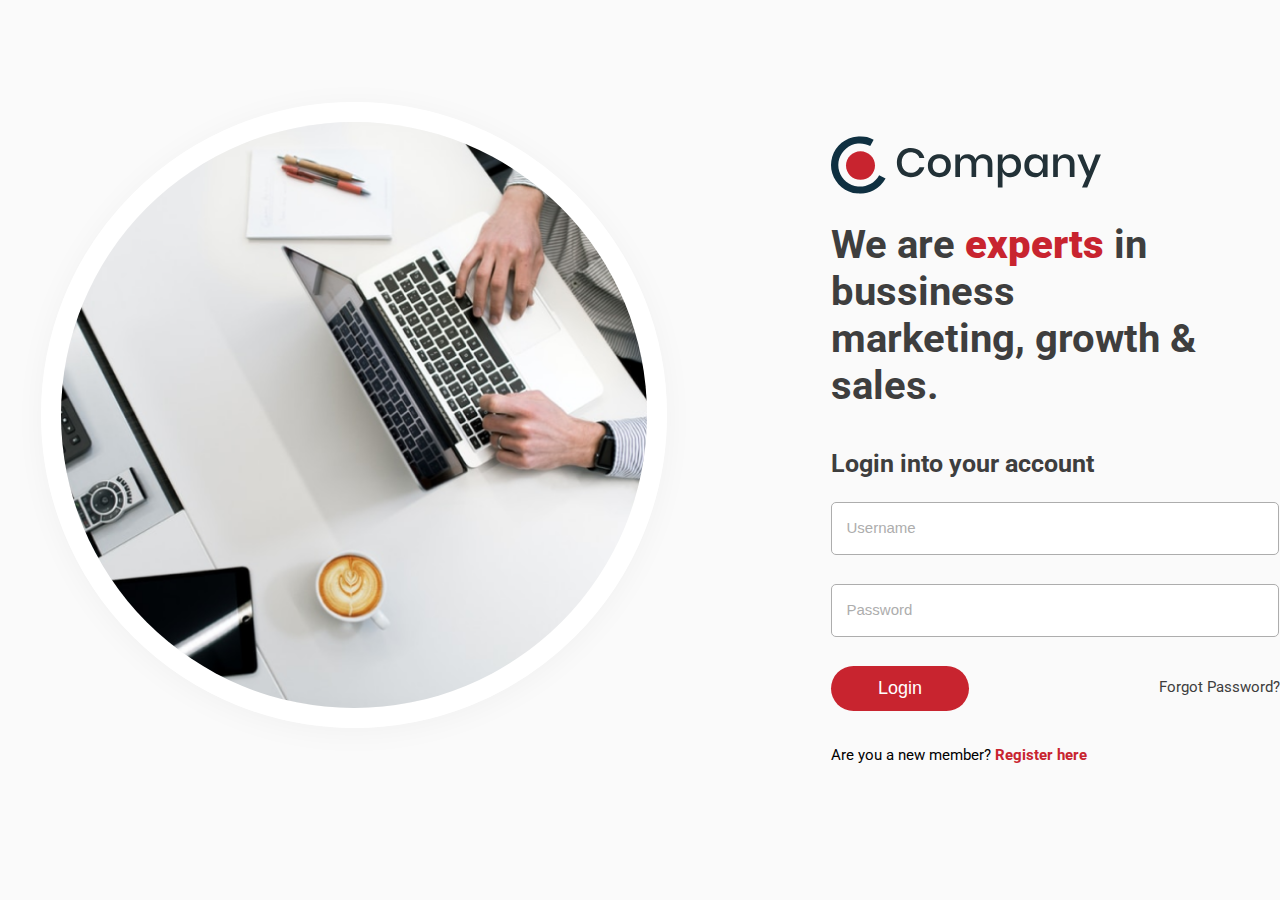
<file: index.html>
<!DOCTYPE html>
<html lang="en">
<head>
    <meta charset="UTF-8">
    <meta name="viewport" content="width=device-width, initial-scale=1.0">
    
    <link rel="stylesheet" href="/css/styles.css">
    <link rel="preconnect" href="https://fonts.googleapis.com">
    <link rel="preconnect" href="https://fonts.gstatic.com" crossorigin>
    <link href="https://fonts.googleapis.com/css2?family=Roboto:wght@300&display=swap" rel="stylesheet">



    
    <title>HTML Assignment</title>
</head>
<body>
    <div class="main">
        <div class="hero-image">
            <img class="hero" src="/images/hero-image.png" alt="Image hasn't load" height="586px" width="586px">
        </div>
        <div class="login-form">
            <div>
                <img src="/images/header-logo.svg" alt="" class="company-logo" height="58px" width="272px">
            </div>
            <div class="text">
                <p>We are <span>experts</span> in bussiness marketing, growth & sales.</p>
            </div>
            <div class="form">
                <div class="form-text">
                    Login into your account
                </div>
                <div>
                    <input type="text" placeholder="Username" class="username-box">
                </div>
                <div>
                    <input type="password" placeholder="Password" class="password-box">
                </div>
                <div class="container">
                    <div>
                        <input type="button" value="Login" class="login-btn">
                    </div>
                    <div class="forgot-pass-div">
                        <a href="#" class="forgot-pass">Forgot Password?</a>
                    </div>
                </div>
                <div class="new-member">
                    <p>Are you a new member? <a href="#" class="register-link">Register here</a></p>
                </div>
                
            </div>
        </div>
    </div>
</body>
</html>
</file>
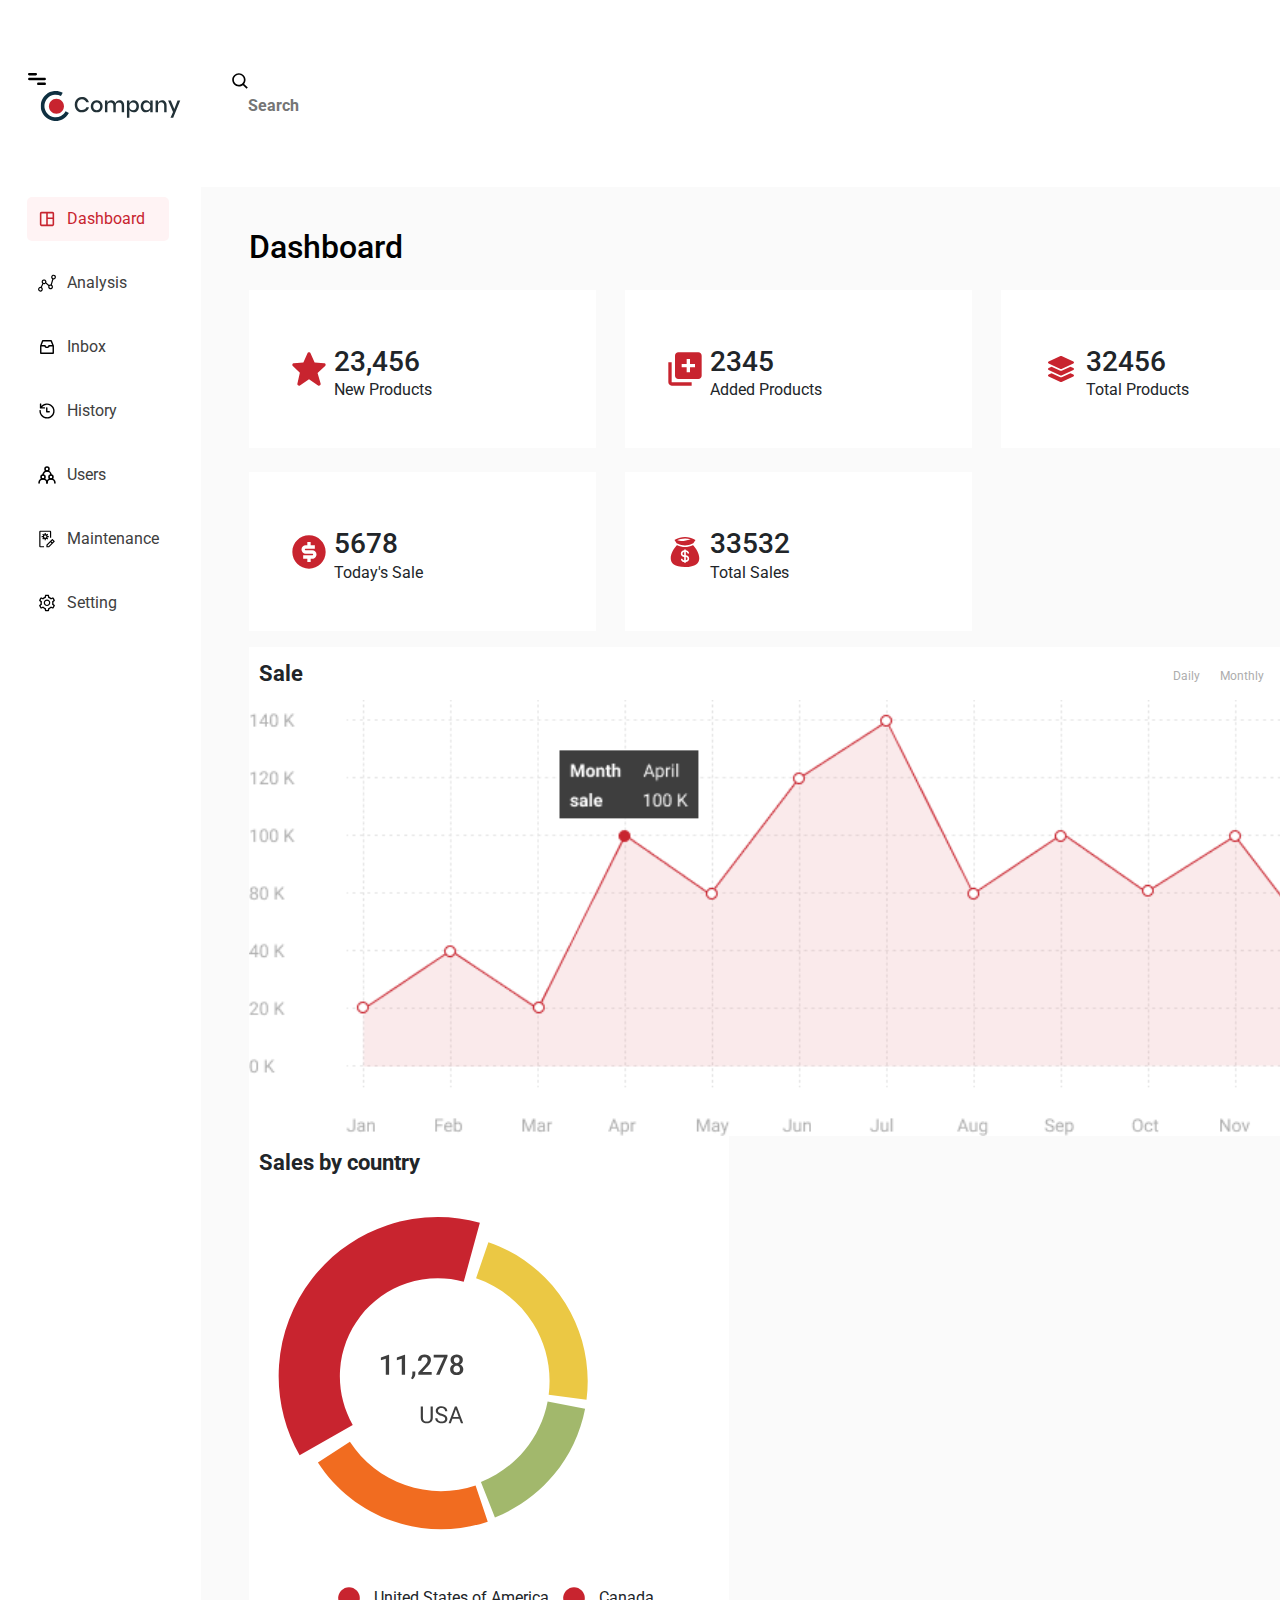
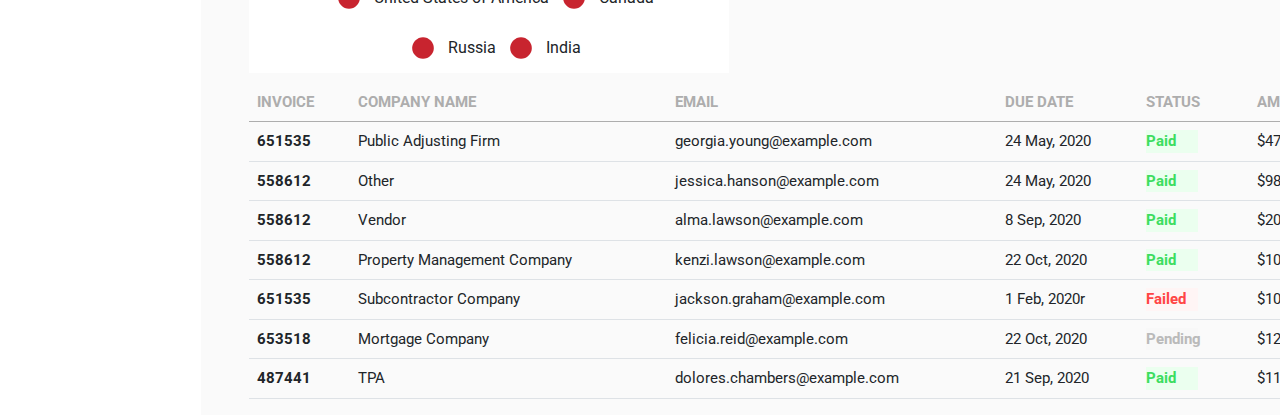
<file: dashboard.html>
<!DOCTYPE html>
<html lang="en">
<head>
    <meta charset="UTF-8">
    <meta http-equiv="X-UA-Compatible" content="IE=edge">
    <meta name="viewport" content="width=ll;, initial-scale=1.0">
    <link rel="stylesheet" href="/css/bootstrap.min.css">
    <link rel="stylesheet" href="/css/styles_dashboard.css">
    <link rel="preconnect" href="https://fonts.googleapis.com">
    <link rel="preconnect" href="https://fonts.gstatic.com" crossorigin>
    <link href="https://fonts.googleapis.com/css2?family=Roboto:wght@300&display=swap" rel="stylesheet">
    <title>Dashboard</title>
</head>
<body>
    <div>
    <nav id="navbar">
        <div class="navbar-logos">
            
            <img src="/images/menu-bar.svg" alt="" class="menu-img">
            <img src="/images/logo.svg" alt="" height="30px" width="142px" class="company-logo">
        </div>
        <div class="search-bar">
            <img src="/images/search-icon.svg" alt="" height="20px">
            <input type="text" name="" id="" placeholder="Search">
        </div>
        <div class="profile">
            <img src="/images/notification-icon.svg" alt="" height="25px">
            <img src="/images/profile.png" alt="" height="40px" class="profile-img">
            <span>John Doe</span>
            <img src="/images/downward-arrow.svg" alt="" class="down-arrow">
        </div>
    </nav>
    <!-- navbar completed -->

    <!-- Bottom part of page started -->

    <div class="sidebar-content-div">
    <!-- Creating sidebar -->
    <section id="sidebar">

        <ul class="sidebar-menu">
            <li>
                <a href="#" class="active">
                    <img src="/images/dashboard-active.svg" alt="" height="20px" width="20px">
                    <span>Dashboard</span>
                </a>
            </li>
            <li>
                <a href="#">
                    <img src="/images/graph-default.svg" alt="" height="20px" width="20px">
                    <span>Analysis</span>
                </a>
            </li>
            <li>
                <a href="#">
                    <img src="/images/inbox-default.svg" alt="" height="20px" width="20px">
                    <span>Inbox</span>
                </a>
            </li>
            <li>
                <a href="#">
                    <img src="/images/clock-default.svg" alt="" height="20px" width="20px">
                    <span>History</span>
                </a>
            </li>
            <li>
                <a href="#">
                    <img src="/images/user-default.svg" alt="" height="20px" width="20px">
                    <span>Users</span>
                </a>
            </li>
            <li>
                <a href="#">
                    <img src="/images/maintenance-default.svg" alt="" height="20px" width="20px">
                    <span>Maintenance</span>
                </a>
            </li>
            <li>
                <a href="#">
                    <img src="/images/setting-default.svg" alt="" height="20px" width="20px">
                    <span>Setting</span>
                </a>
            </li>
        </ul>
    </section>
    <!-- Sidebar completed -->

    <!-- Content page started -->
    <div class="page-content">
        <h2>Dashboard</h2>
           
          <div class="content-div">
          <ul class="content-box">
            <li>
                <img src="/images/star.svg" alt="" height="40px">
                <span class="content-box-text">
                    <h3>23,456</h3>
                    <p>New Products</p>
                </span>
            </li>
            <li>
                <img src="/images/new-product.svg" alt="">
                <span class="content-box-text">
                    <h3>2345</h3>
                    <p>Added Products</p>
                </span>
            </li>
            <li>
                <img src="/images/total-product.svg" alt="" height="40px">
                <span class="content-box-text">
                    <h3>32456</h3>
                    <p>Total Products</p>
                </span>
            </li>
            <li>
                <img src="/images/dollar-filled.svg" alt="">
                <span class="content-box-text">
                    <h3>5678</h3>
                    <p> Today's Sale</p>
                </span>
            </li>
            <li>
                <img src="/images/money-bag.svg" alt="">
                <span class="content-box-text">
                    <h3>33532</h3>
                    <p>Total Sales</p>
                </span>
            </li>
          </ul>

          
            <div class="wrapper">
                <div class="box-a">
                    <div class="graph-discription">
                        <div class="header"><b>Sale</b></div>
                        <div class="time-filters">
                            <div class="time-filters">Daily</div>
                            <div class="time-filters">Monthly</div>
                            <div class="time-filters active">Yearly</div>
                        </div>
                    </div>
                    <div class="graph-img">
                    <img src="/images/data-graph.png" alt="" width="100%"></div></div>

                <div class="box-b">
                    <div class="header1"><b>Sales by country</b></div>
                    <div class="pie-img">
                        <img src="/images/pie-chart.svg" alt="" width="80%"></div>

                        <div class="pie-discription">
                        <div class="pie-discription1">
                            <div>
                                <img src="/images/radio-checked-icon.svg" alt="" height="50px">
                                <span>United States of America</span>
                            </div>
                            <div>
                                <img src="/images/radio-checked-icon.svg" alt="" height="50px">
                                <span>Canada</span>
                            </div>
                        </div>
                        <div class="pie-discription2">
                            <div>
                                <img src="/images/radio-checked-icon.svg" alt="" height="50px">
                                <span>Russia</span>
                            </div>
                            <div>
                                <img src="/images/radio-checked-icon.svg" alt="" height="50px">
                                <span>India</span>
                            </div>
                        </div>
                    </div>
            </div>
        
        </div>
    </div>
    <div class="table">
        <table class="table">
            <thead>
              <tr class="col-heading">
                <th scope="col">INVOICE</th>
                <th scope="col">COMPANY NAME</th>
                <th scope="col">EMAIL</th>
                <th scope="col">DUE DATE</th>
                <th scope="col">STATUS</th>
                <th scope="col">AMOUNT</th>
              </tr>
            </thead>
            <tbody>
              <tr>
                <th scope="row">651535</th>
                <td>Public Adjusting Firm</td>
                <td>georgia.young@example.com</td>
                <td>24 May, 2020</td>
                <td ><div class="status-pos">Paid</div></td>
                <td>$47,800</td>
              </tr>
              <tr>
                <th scope="row">558612</th>
                <td>Other</td>
                <td>jessica.hanson@example.com</td>
                <td>24 May, 2020</td>
                
                    <td ><div class="status-pos">Paid</div></td>
                    
                <td>$98,000</td>
              </tr>
              <tr>
                <th scope="row">558612</th>
                <td>Vendor</td>
                <td>alma.lawson@example.com</td>
                <td>8 Sep, 2020</td>
                <td ><div class="status-pos">Paid</div></td>
                <td>$20,900</td>
              </tr>
              <tr>
                <th scope="row">558612</th>
                <td>Property Management Company</td>
                <td>kenzi.lawson@example.com</td>
                <td>22 Oct, 2020</td>
                <td ><div class="status-pos">Paid</div></td>
                <td>$10,570</td>
              </tr>
              <tr>
                <th scope="row">651535</th>
                <td>Subcontractor Company</td>
                <td>jackson.graham@example.com</td>
                <td>1 Feb, 2020r</td>
                
                <td ><div class="status-fal">Failed</div></td>
            
                <td>$10,200</td>
              </tr>
              <tr>
                <th scope="row">653518</th>
                <td>Mortgage Company</td>
                <td>felicia.reid@example.com</td>
                <td>22 Oct, 2020</td>
                
                <td ><div class="status-pen">Pending</div></td>
            
                <td>$12,600</td>
              </tr>
              <tr>
                <th scope="row">487441</th>
                <td>TPA</td>
                <td>dolores.chambers@example.com</td>
                <td>21 Sep, 2020</td>
                <td ><div class="status-pos">Paid</div></td>
                <td>$11,170</td>
              </tr>
            </tbody>
          </table>
    </div>
    </div>

    



</div>

</body>
</html>
</file>
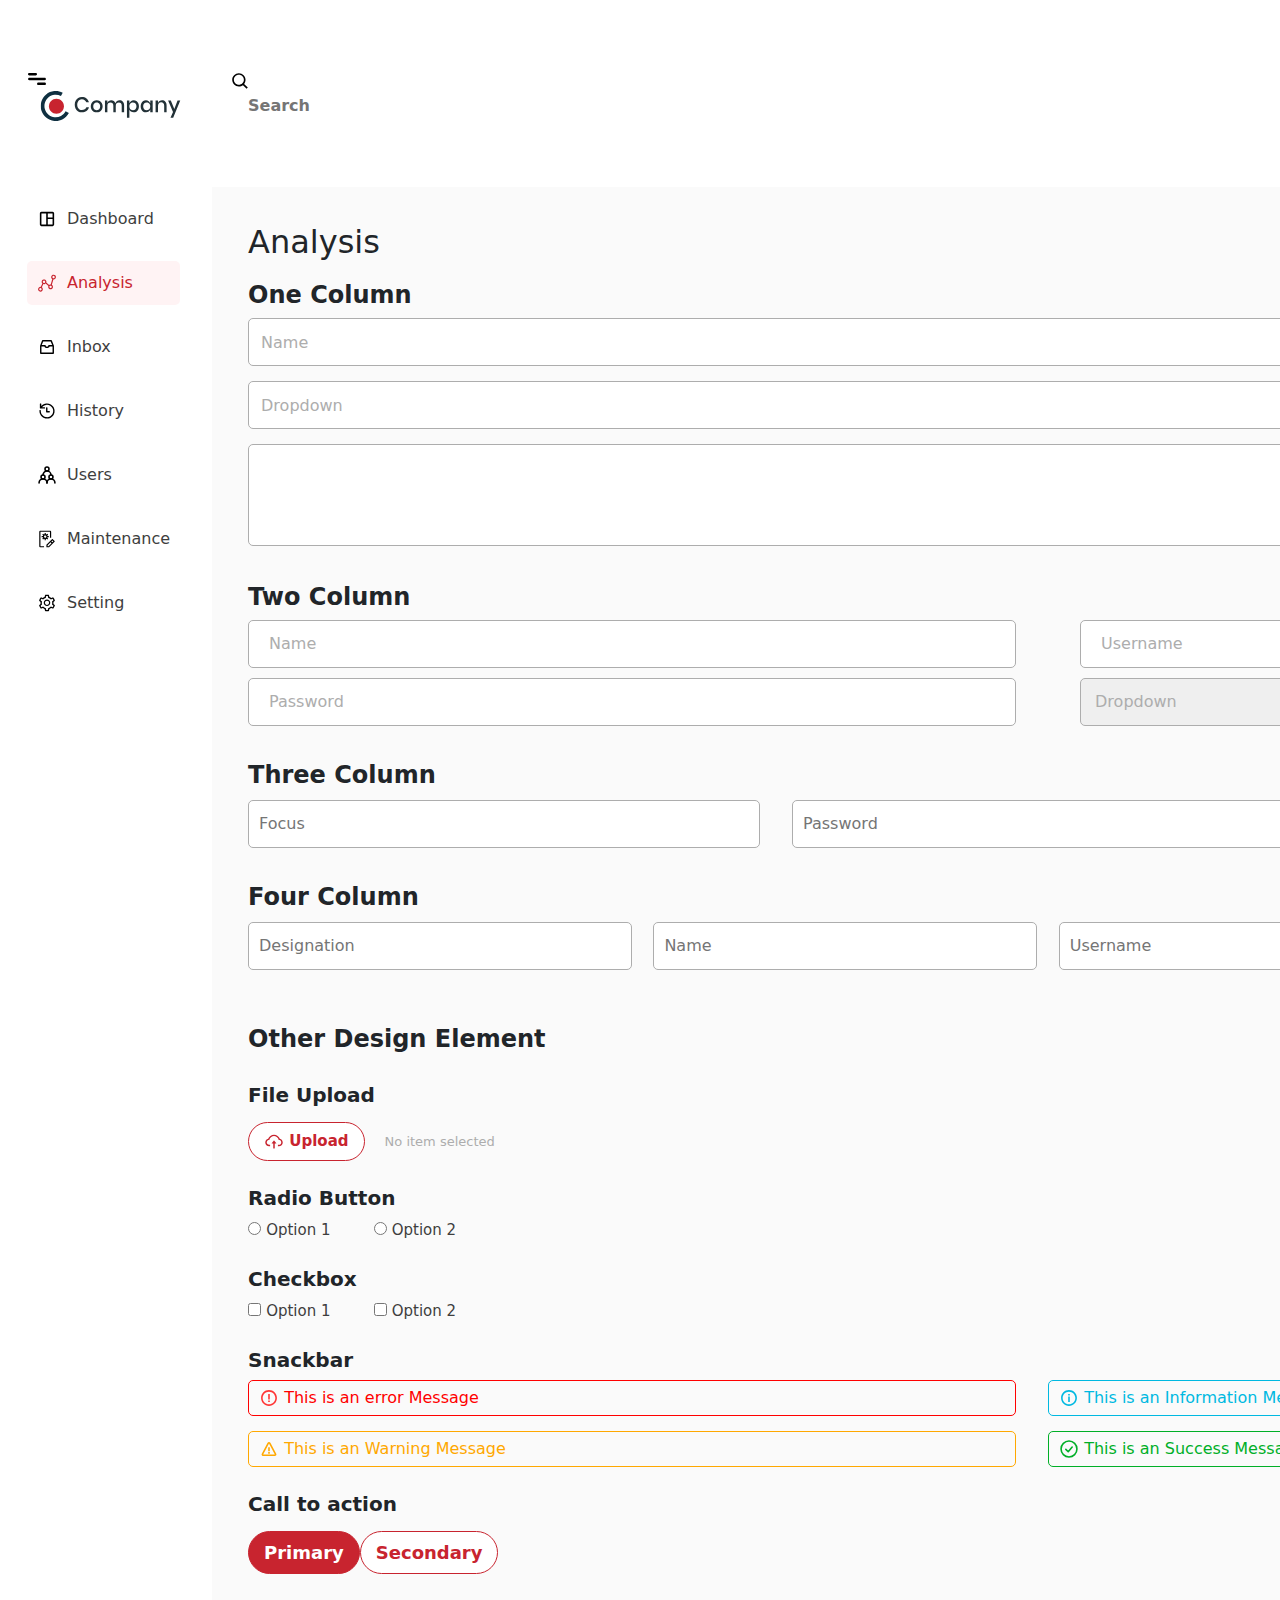
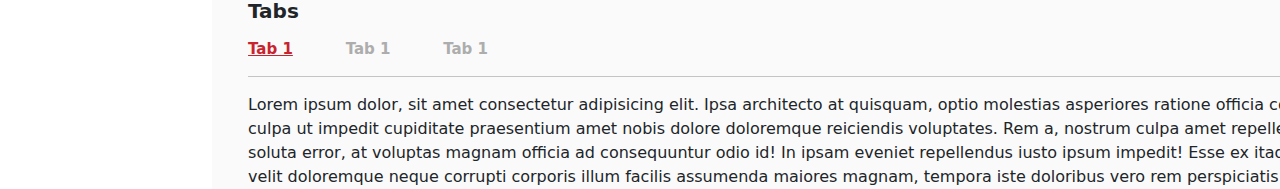
<file: inner.html>
<!DOCTYPE html>
<html lang="en">
<head>
    <meta charset="UTF-8">
    <meta http-equiv="X-UA-Compatible" content="IE=edge">
    <meta name="viewport" content="width=ll;, initial-scale=1.0">
    <link rel="stylesheet" href="/css/bootstrap.min.css">
    <!-- <link rel="stylesheet" href="/css/styles_dashboard.css"> -->
    <link rel="stylesheet" href="/css/styles_inner.css">
    <link rel="preconnect" href="https://fonts.googleapis.com">
    <link rel="preconnect" href="https://fonts.gstatic.com" crossorigin>
    <link href="https://fonts.googleapis.com/css2?family=Roboto:wght@300&display=swap" rel="stylesheet">
    <title>Inner Page</title>
</head>
<body>
    <div>
        <nav id="navbar">
            <div class="navbar-logos">
                
                <img src="/images/menu-bar.svg" alt="" class="menu-img">
                <img src="/images/logo.svg" alt="" height="30px" width="142px" class="company-logo">
            </div>
            <div class="search-bar">
                <img src="/images/search-icon.svg" alt="" height="20px">
                <input type="text" name="" id="" placeholder="Search">
            </div>
            <div class="profile">
                <img src="/images/notification-icon.svg" alt="" height="25px">
                <img src="/images/profile.png" alt="" height="40px" class="profile-img">
                <span>John Doe</span>
                <img src="/images/downward-arrow.svg" alt="" class="down-arrow">
            </div>
        </nav>
    <!-- navbar completed -->

    <!-- Bottom part of page started -->


    <div class="inner-content">
    <div class="sidebar-content-div">
    <!-- Creating sidebar -->
    <section id="sidebar">

        <ul class="sidebar-menu">
            <li>
                <a href="#" >
                    <img src="/images/dashboard-default.svg" alt="" height="20px" width="20px">
                    <span>Dashboard</span>
                </a>
            </li>
            <li>
                <a href="#" class="active">
                    <img src="/images/graph-active.svg" alt="" height="20px" width="20px">
                    <span>Analysis</span>
                </a>
            </li>
            <li>
                <a href="#">
                    <img src="/images/inbox-default.svg" alt="" height="20px" width="20px">
                    <span>Inbox</span>
                </a>
            </li>
            <li>
                <a href="#">
                    <img src="/images/clock-default.svg" alt="" height="20px" width="20px">
                    <span>History</span>
                </a>
            </li>
            <li>
                <a href="#">
                    <img src="/images/user-default.svg" alt="" height="20px" width="20px">
                    <span>Users</span>
                </a>
            </li>
            <li>
                <a href="#">
                    <img src="/images/maintenance-default.svg" alt="" height="20px" width="20px">
                    <span>Maintenance</span>
                </a>
            </li>
            <li>
                <a href="#">
                    <img src="/images/setting-default.svg" alt="" height="20px" width="20px">
                    <span>Setting</span>
                </a>
            </li>
        </ul>
    </section>
    <!-- Sidebar completed -->

    <!-- Content page started -->
    <div class="page-content">
        <h2>Analysis</h2>
            
           <form action="" class="form-1">
            <h4><b>One Column</b></h4>
            <div>
                <input type="text" name="" id="Name" placeholder="Name" size="100" class="name-box">
            </div>
            <div>
                <input type="text" name="" id="Dropdown" placeholder="Dropdown">
            </div>
            <div>
                <textarea name="" id="" cols="30" rows="4"></textarea>
            </div>
           </form>


           <div class="form-2">
           <h4><b>Two Column</b></h4>
           <form action="" class="form-2">
            <div class="first-row">
            <div>
                <input type="text" name="" id="Name" placeholder="Name"  class="tc-name-box">
            </div>
            <div>
                <input type="text" name="" id="Username" placeholder="Username">
            </div>
        </div>
        <div class="second-row">
            <div>
                <input type="password" name="" id="" class="tc-password" placeholder="Password">
            </div>
            <div>
                <select name="" id="" aria-placeholder="Dropdown">
                    <option value="Dropdown">Dropdown</option>
                    <option value="Surat">Surat</option>
                </select>
            </div>
        </div>
           </form>
        </div> 


        <div class="form-3">
            <h4><b>Three Column</b></h4>
            <form action="" class="form-3">
                <div class="row1">
                    <div>
                        <input type="text" name="" id="" placeholder="Focus">
                    </div>
                    <div>
                        <input type="password" placeholder="Password">
                    </div>
                    <div>
                        <input type="password" placeholder="Password">
                    </div>
                </div>
            </form>
        </div>



        <div class="form-4">
            <h4><b>Four Column</b></h4>
            <form action="" class="form-4">
                <div class="row2">
                    <div>
                        <input type="text" name="" id="" placeholder="Designation">
                    </div>
                    <div>
                        <input type="tetx" placeholder="Name">
                    </div>
                    <div>
                        <input type="text" placeholder="Username">
                    </div>
                    <div>
                        <select name="" id="" aria-placeholder="Dropdown">
                            <option value="Dropdown">Dropdown</option>
                            <option value="Surat">Surat</option>
                        </select>
                    </div>
                </div>
            </form>
        </div>


        <div class="other-element">
            <div class="Other">
                <h4><b>Other Design Element</b></h4>
            </div>
            <div class="upload">
                <h5><b>File Upload</b></h5>
                <button><img src="/images/cloud-upload-icon.svg" alt=""> Upload</button>
                <span>No item selected</span>
            </div>

            <div class="Radio-btn">
                <div class="text">
                    <h5><b>Radio Button</b></h5>
                </div>
                <div class="buttons">
                    <div class="btm-1">
                        <input type="radio" value="Option 1">
                        <label for="html">Option 1</label><br>
                    </div>
                    <div class="btn-2">
                        <input type="radio" value="Option 2">
                        <label for="css">Option 2</label><br>
                    </div>
                </div>
            </div>

            <div class="check-box">
                <div class="text">
                    <h5><b>Checkbox</b></h5>
                </div>
                <div class="box">
                    <div class="box-1">
                        <input type="checkbox" value="Option 1">
                        <label for="html">Option 1</label><br>
                    </div>
                    <div class="box-2">
                        <input type="checkbox" value="Option 2">
                        <label for="css">Option 2</label><br>
                    </div>
                </div>
            </div>


            <div class="snackbar">
                <h5><b>Snackbar</b></h5>
                 <div class="first-row">
                 <div class="error">
                     <img src="/images/error-icon.svg" alt="" height="20px">
                     <span>This is an error Message</span>
                 </div>
                 <div class="info">
                    <img src="/images/info-icon.svg" alt="" height="20px">
                    <span>This is an Information Message</span>
                 </div>
             </div>
             <div class="second-row">
                 <div class="warning">
                    <img src="/images/warning-icon.svg" alt="" height="20px">
                    <span>This is an Warning Message</span>
                 </div>
                 <div class="success">
                    <img src="/images/success-icon.svg" alt="" height="20px">
                    <span>This is an Success Message</span>
                 </div>
             </div>
                </form>
             </div> 




             <div class="call-to-action">
                <div class="text">
                    <h5><b>Call to action</b></h5>
                </div>
                <div class="action">
                    <div class="action-1">
                        <button class="primary">Primary</button>
                    </div>
                    <div class="action-2">
                        <button class="secondary">Secondary</button>
                    </div>
                </div>
            </div>


            <div class="tabs">
                <div class="text"><h5><b>Tabs</b></h5></div>
                <div class="header">
                    <div class="active">Tab 1</div>
                    <div>Tab 1</div>
                    <div>Tab 1</div>
                </div>
                <hr>
                <div class="text">
                    Lorem ipsum dolor, sit amet consectetur adipisicing elit. Ipsa architecto at quisquam, optio molestias asperiores ratione officia corrupti quas consectetur distinctio enim iure non labore inventore culpa ut impedit cupiditate praesentium amet nobis dolore doloremque reiciendis voluptates. Rem a, nostrum culpa amet repellendus necessitatibus reprehenderit facere quae velit recusandae soluta error, at voluptas magnam officia ad consequuntur odio id! In ipsam eveniet repellendus iusto ipsum impedit! Esse ex itaque laboriosam ab, earum laudantium accusamus error dolorem velit doloremque neque corrupti corporis illum facilis assumenda maiores magnam, tempora iste doloribus vero rem perspiciatis! Laudantium iste sunt praesentium facilis aliquid alias tempora?
                </div>
            </div>




        </div>
        
        </div>
    </div>
</div>
    </div>

</body>
</html>
</file>
<file: css/styles.css>
/* Common Styling */
body {
    background-color: #FAFAFA;
}

.main {
    display: flex;
    justify-content: flex-start;
    margin-top: 48px;
    margin-left: 80px;
    width: auto;
}  

/* Hero Image Styling */
div .hero-image {
    width: auto;
    height: 576px;
   margin-left: 166px;
    margin-top: 72px;
}

img.hero{
    border-radius: 50%;
    border: 20px solid #FFFFFF;
    /* background: transparent url('img/Ellipse 2.png') 0% 0% no-repeat padding-box; */
    box-shadow: 0px 4px 31px #0000000A;
}

/* Company logo Styling */
div img.company-logo {
    margin-top: 106px;
    margin-left: 164px;
}

div.form{
    width: auto;
}
div .login-form {
    width: auto;
}

/* Header text styling */
span {
    font-weight: bolder;
    color: #C8242F;
}
div.text {
    font-family: 'Roboto', sans-serif;
    font-size: 40px;
    margin-left: 164px;
    width: 60%;
    font-weight: bold;
    color: #3E3E3E;
    margin-top: -17px;
}

/* Form styling */
div.form{
    margin-left: 164px;
    font-family: 'Roboto', sans-serif;
}

div.form-text {
    font-size: 25px;
    color: #3E3E3E;
    margin-top: 33px;
    font-weight: bold;
}
.username-box{
    height: 49px;
    width: 429px;
    margin-bottom: 29px;
    margin-top: 24px;
    border: 1px solid #ADADAD;
    border-radius: 5px;
    padding-left: 14.5px;
}
.password-box{
    height: 49px;
    width: 429px;
    margin-bottom: 29px;
    border: 1px solid #ADADAD;
    border-radius: 5px;
    padding-left: 14.5px;
}
input::placeholder{
    font-size: 15px;
    color: #ADADAD;
}

/* Login Button Styling */
.login-btn{
    border-radius: 23px;
    height: 45px;
    width: 138px;
    background-color: #C8242F;
    border: none;
    color: #FFFFFF;
    font-size: 18px;
}
.container {
    width: 449px;
    display: flex;
    justify-content: space-between;
}

/* Forgot Password Button Styling */
.forgot-pass-div{
    padding-top: 11px;
}
.forgot-pass {
    text-decoration: none;
    color: #3E3E3E;
    font-size: 15px;
}

/* Register button styling */
.new-member{
    font-size: 15px;
    margin-top: 35px;
}
.register-link{
    font-weight: bold;
    text-decoration: none;
    color: #C8242F;
}



/* Media query */

@media only screen and (width: 1280px) {
    .main {
        display: flex;
        justify-content: flex-start;
        margin-top: 30px;
        margin-left: 10px;
        
    }  

    body div.main div.hero-image{
        margin-left: 23px;
    }
}
@media only screen and (min-width: 1024px){

}
</file>
<file: css/styles_dashboard.css>
body {
    font-family: 'Roboto', sans-serif;
}

#navbar {
    /* background-color: yellow; */
    /* position: fixed; */
    /* top: 0; */
    /* height: 100px; */
    padding-left: 25px;
    padding-top: 25px;
    padding-bottom: 25px;
    /* background-color: #C8242F; */
    /* width: 100%; */
    display: flex;
    align-items: center;
    
}
#navbar .company-logo {
    margin-left: 15px;
}
#navbar div.search-bar{
    margin-left: 3rem;
}
#navbar div.search-bar input{
    margin-left: 1rem;
    border: none;
    font-weight: bold;
    color: black;
}
#navbar div.profile{
    padding-left: 70rem;
}
#navbar div.profile img.profile-img{
    padding-left: 1rem;
}
#navbar div.profile span{
    padding-left: 0.5rem;
}
#navbar div.profile img.down-arrow{
    padding-left: 0.5rem;
}

/* Sidebar Styling */

#sidebar{
   /* position: fixed;
   left: 0;
   top: 80px; */
   width: 240px;
   height: 100%;    
}

#sidebar ul{
   list-style-type: none;
   margin-left: -5px; 
}
#sidebar li{
    padding-top: 10px;
    padding-bottom: 10px;
    margin-right: 32px;  
}

#sidebar li a{
    width: 100%;
    /* height: 100%; */
    display: flex;
    align-items: center;
    padding: 10px ;
    text-decoration: none;
    border-radius: 5px;
    color: #3E3E3E;
    
}
#sidebar li a.active{
    color: #C8242F;
    background-color: #FFF3F4;
}
#sidebar li a span{
    padding-left: 10px;
}

.sidebar-options{
    display: flex;
    flex-direction: column;
}

/* Page Content styling */

.page-content{
    /* position: fixed;
    left: 240px;
    top: 80px; */
    width: 100%;
    height: 100%;
    background-color: #FAFAFA;
    padding-left: 48px;
}
.page-content h2{
    padding-top: 41px;
    color: black;
    margin-bottom: 23px;
}
.page-content .content-box div{
    border: 1px solid black;
}
.page-content ul{
    list-style-type: none;
    display: grid;
    grid-template-columns: repeat(auto-fit, minmax(280px, 1fr));
    grid-gap: 24px;
    padding-left: 0px;

}
.page-content li{
    background-color: white;
    display: flex;
    align-items: center;
    padding-top: 30px;
    padding-bottom: 30px;
    padding-left: 40px;
    padding-right: 40px;
    margin-right: 5px;
}
.page-content li span{
    padding-top: 25px;
    padding-left: 5px;
}
.page-content li span h3{
    margin-bottom: 0px;
}



.sidebar-content-div{
    display: flex;
}

.content-div {
    margin-right: 51px;
}


.wrapper {
    display: block;
    /* max-width: 100%; */
    display: flex;
    flex-wrap: wrap;
    margin-left: 0;
    padding-left: 0;
    /* width: 100%; */
    

}
.wrapper .box-a{
    background-color: white;
    width: 68rem;
    margin-right: 1rem;
    height: auto;
}
.wrapper .box-b{
    background-color: white;
    width: 30rem;
    height: auto;
}
.wrapper .header{
    font-size: 22px;
    margin-left: 10px;

}
.wrapper time-filters{
    font-size: 12px;
   
}
.wrapper .graph-discription {
    display: flex;
    justify-content: space-between;
    margin-bottom: 10px;
    margin-top: 10px;
}
.wrapper .time-filters{
    display: flex;
    justify-content: space-between;
    margin-left: 10px;
    margin-right: 10px;
    margin-top: 5px;
    font-size: 12px;
    color: #ADADAD;
}
.wrapper .time-filters .active{
    color: #C8242F;
    text-decoration: underline;
}
.wrapper .box-a .graph-img{
    display: flex;
    justify-content: center;
}
.wrapper .box-b .pie-img{
    display: flex;
    flex-direction: column;
    justify-content: center;
}

.wrapper .box-b .pie-img div{
    display: flex;
    /* width: 100%; */
    justify-content: center;
}
.wrapper .box-b .pie-discription{
    display: flex;
    justify-content: center;
}
.wrapper .box-b .pie-discription1 div{
    display: flex;
    align-items: center;
    justify-content: center;
}
.wrapper .box-b .pie-discription2 div{
    display: flex;
    /* align-items: center; */
    justify-content: space-between;
}
.box-b .pie-discription{
    display: flex;
    flex-direction: column;
    align-items: center;
}
.box-b .pie-discription div{
    display: flex;
    align-items: center;
    justify-content: space-between;
    /* flex-direction: column; */
}
.wrapper .box-b .pie-image {
    padding-left: 10rem;
}

.wrapper .header1{
    font-size: 22px;
    margin-bottom: 10px;
    margin-top: 10px;
    margin-left: 10px;
}

.page-content .table{
    margin-right: 10px;
    width: 98%;
    margin-top: 10PX;
    font-size: 15px;
}

.table .col-heading{
    color: #ADADAD;
}
.table .status-pos{
    color: #3CDD5F;
    background-color: #EBFFEF;
    padding-right: 5px;
    margin-right: 5px;
    width: 55%;
    font-weight: bold;
}
.table .status-fal{
    color: #FF4545;
    background-color: #FFF5F5;
    padding-right: 5px;
    margin-right: 5px;
    width: 55%;
    font-weight: bold;
}
.table .status-pen{
    color: #BABABA;
    background-color: #F8F8F8;
    padding-right: 5px;
    margin-right: 5px;
    width: 55%;
    font-weight: bold;
}
</file>
<file: css/styles_inner.css>
#navbar {
    /* background-color: yellow; */
    /* position: fixed; */
    /* top: 0; */
    /* height: 100px; */
    padding-left: 25px;
    padding-top: 25px;
    padding-bottom: 25px;
    /* background-color: #C8242F; */
    /* width: 100%; */
    display: flex;
    align-items: center;
    
}
#navbar .company-logo {
    margin-left: 15px;
}
#navbar div.search-bar{
    margin-left: 3rem;
}
#navbar div.search-bar input{
    margin-left: 1rem;
    border: none;
    font-weight: bold;
    color: black;
}
#navbar div.profile{
    padding-left: 70rem;
}
#navbar div.profile img.profile-img{
    padding-left: 1rem;
}
#navbar div.profile span{
    padding-left: 0.5rem;
}
#navbar div.profile img.down-arrow{
    padding-left: 0.5rem;
}

div.inner-content{
    background-color: #FAFAFA;

}
div.sidebar-content-div{
    display: flex;

    
}
div.page-content{
    margin-left: 36px;
    margin-top: 36px;
    background-color: #FAFAFA;
}


#sidebar{
    /* position: fixed;
    left: 0;
    top: 80px; */
    width: 240px;
    height: 100%;  
    background-color: white;  
    height: auto;
 }
 
 #sidebar ul{
    list-style-type: none;
    margin-left: -5px; 
 }
 #sidebar li{
     padding-top: 10px;
     padding-bottom: 10px;
     margin-right: 32px;  
 }
 
 #sidebar li a{
     width: 100%;
     /* height: 100%; */
     display: flex;
     align-items: center;
     padding: 10px ;
     text-decoration: none;
     border-radius: 5px;
     color: #3E3E3E;
     
 }
 #sidebar li a.active{
     color: #C8242F;
     background-color: #FFF3F4;
 }
 #sidebar li a span{
     padding-left: 10px;
 }
 
 .sidebar-options{
     display: flex;
     flex-direction: column;
 }



.page-content h2{
    margin-bottom: 20px;
    
}
.form-1 h3{
    margin-bottom: 15px;
}
.page-content .form-1 div input {
    width: 100rem;
    margin-bottom: 5px;
    height: 3rem;
    border: 0.5px solid #ADADAD;
    border-radius: 5px;
    
}
.form-1 div input::placeholder{
    padding-left: 10px;
    color: #ADADAD;
}
.page-content div textarea{
    width: 100rem;
    margin-bottom: 20px;
    border: 0.5px solid #ADADAD;
    border-radius: 5px;
    
}
.form-1 div{
    margin-bottom: 10px;
}
.name-box {
    margin-bottom: 10px;
    size: 150;
}

.form-2 input{
    width: 48rem;
    height: 3rem;
    border: 0.5px solid #ADADAD;
    border-radius: 5px;
    margin-bottom: 10px;
    padding-left: 10px;
    color: #ADADAD;
}
.form-2 input::placeholder{
    padding-left: 10px;
    color: #ADADAD;
}
.form-2 .first-row {
    display: flex;
    width: 100rem;
    justify-content: space-between;
}
.form-2 .second-row {
    display: flex;
    width: 100rem;
    justify-content: space-between;
}
.form-2 h3{
    margin-bottom: 15px;
}
.form-2 .second-row select{
    width: 48rem;
    height: 3rem;
    border: 0.5px solid #ADADAD;
    border-radius: 5px;
    padding-left: 10px;
    color: #ADADAD;
}

div.form-2{
    margin-bottom: 25px;
}


.form-3 div.row1{
    display: flex;
    width: 100rem; 
    justify-content: space-between;
}
.form-3 h4{
    margin-bottom: 10px;
}

.form-3 input{
    width: 32rem;
    height: 3rem;
    border: 0.5px solid #ADADAD;
    border-radius: 5px;
    margin-bottom: 10px;
    padding-left: 10px;
    color: #ADADAD;
}

div.form-3{
    margin-bottom: 25px;
}
div.form-4{
    margin-bottom: 45px;
}



.form-4 div.row2{
    display: flex;
    width: 100rem; 
    justify-content: space-between;
}
.form-4 h4{
    margin-bottom: 10px;
}

.form-4 input{
    width: 24rem;
    height: 3rem;
    border: 0.5px solid #ADADAD;
    border-radius: 5px;
    margin-bottom: 10px;
    padding-left: 10px;
    color: #ADADAD;
        /* accent-color: red;
        border-color: red; */
}
.form-4 input:active{
    border: 0.5px solid red;
    border-radius: 5px;
    accent-color: red;
    border-color: red;
}

div.form-4{
    margin-bottom: 45px;
}
.form-4  select{
    width: 24rem;
    height: 3rem;
    border: 0.5px solid #ADADAD;
    border-radius: 5px;
    padding-left: 10px;
    
}

.other-element h4{
    margin-bottom: 30px;
}
.other-element button{
    padding-left: 10px;
    color: #C8242F;
    border: 0.5px solid #C8242F;
    border-radius: 23px;
    font-size: 15px;
    padding: 7px 15px 7px 15px;
}
.other-element .upload h5{
    margin-bottom: 15px;
}
.other-element .upload span{
    margin-left: 15px;
    font-size: 13px;
    color: #ADADAD;
}
.other-element .upload button{
    background-color: white;
    font-weight: bold;
}
.other-element .upload {
    margin-bottom: 25px;
}
.other-element div.buttons{
    display: flex;
    justify-content: space-between;
    width: 13rem;
}
.other-element div.buttons input{
    accent-color: #C8242F;
    /* color: #ADADAD; */
}
.other-element div.buttons label{
    font-size: 15px;
    color: #3E3E3E;
}
.other-element .buttons {
    margin-bottom: 25px;
}

.other-element div.box{
    display: flex;
    justify-content: space-between;
    width: 13rem;
}
.other-element div.box input{
    accent-color: #C8242F;
    /* color: #ADADAD; */
}
.other-element div.box label{
    font-size: 15px;
    color: #3E3E3E;
}
.other-element .box {
    margin-bottom: 25px;
}


.snackbar h4{
    margin-bottom: 15px;
}
.other-element .snackbar div.first-row{
    display: flex;
    justify-content: space-between;
    width: 98rem;
    margin-bottom: 15px;
}
.snackbar div.first-row div.error{
    color: red;
    border: 1px solid red;
    width: 48rem;
    border-radius: 5px;
    padding-top: 5px;
    padding-bottom: 5px;
    padding-left: 10px;
}
.snackbar div.first-row div.info{
    color: #00B9E1;
    border: 1px solid #00B9E1;
    width: 48rem;
    border-radius: 5px;
    padding-top: 5px;
    padding-bottom: 5px;
    padding-left: 10px;
}
.other-element .snackbar div.second-row{
    display: flex;
    justify-content: space-between;
    width: 98rem;
}
.snackbar div.second-row div.warning{
    color: #FFA800;
    border: 1px solid #FFA800;
    width: 48rem;
    border-radius: 5px;
    padding-top: 5px;
    padding-bottom: 5px;
    padding-left: 10px;
}
.snackbar div.second-row div.success{
    color: #00AF27;
    border: 1px solid #00AF27;
    width: 48rem;
    border-radius: 5px;
    padding-top: 5px;
    padding-bottom: 5px;
    padding-left: 10px;
}
.snackbar{
    margin-bottom: 25px;
}

.call-to-action div.action{
    display: flex;
    width: 14rem;
    justify-content: space-between;
}
.call-to-action div.text{
    margin-bottom: 15px;
}
.call-to-action div.action button.primary{
    background-color: #C8242F;
    color: white;
    font-size: 18px;
    font-weight: bold;
}
.call-to-action div.action button.secondary{
    background-color: white;
    color: #C8242F;
    border: 1px solid #C8242F;
    font-size: 18px;
    font-weight: bold;
}
.call-to-action{
    margin-bottom: 25px;
}

.tabs{
    width: 98rem;
}
.tabs h5{
    margin-bottom: 15px;
}
.tabs div.header{
    display: flex;
    width: 15rem;
    justify-content: space-between;
}
.tabs div.header div{
    color: #ADADAD;
    font-size: 15px;
    font-weight: bold;
}
.tabs div.header div.active{
    color: #C8242F;
    text-decoration: underline;
}
</file>
